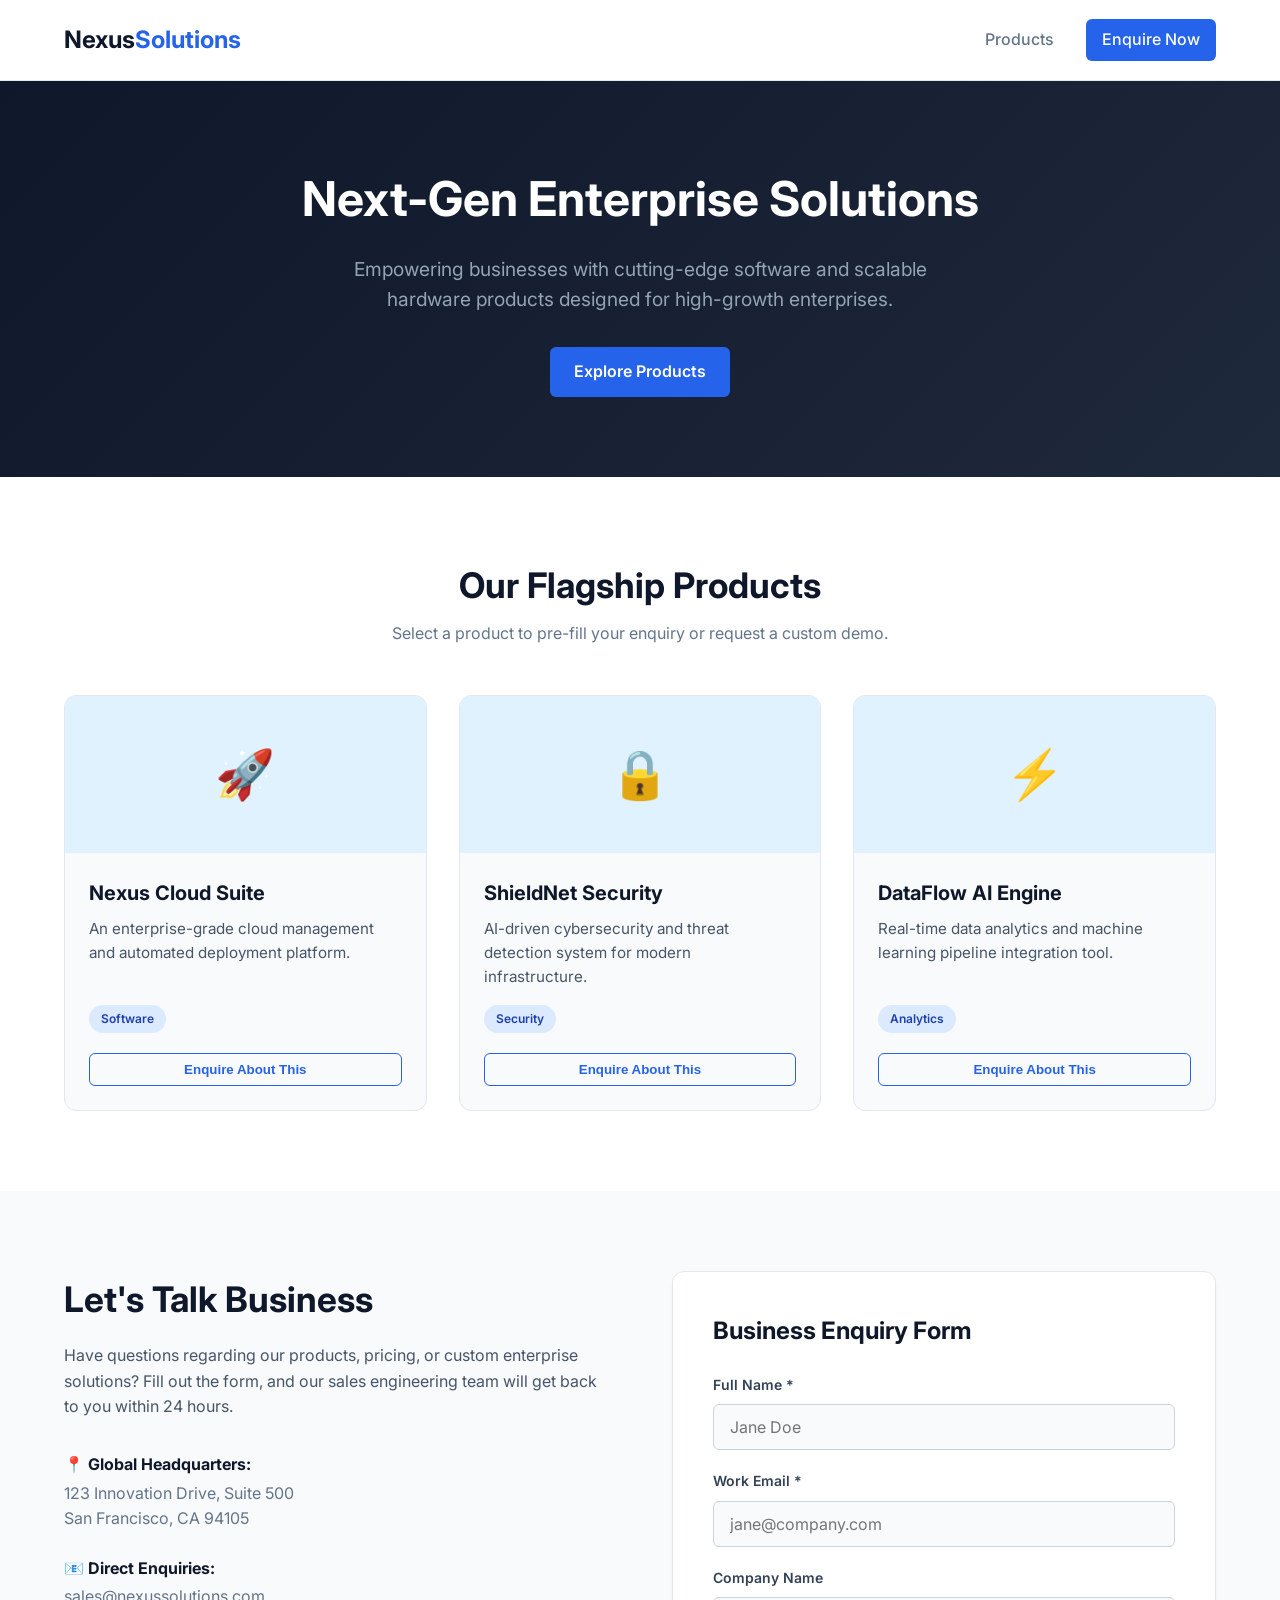
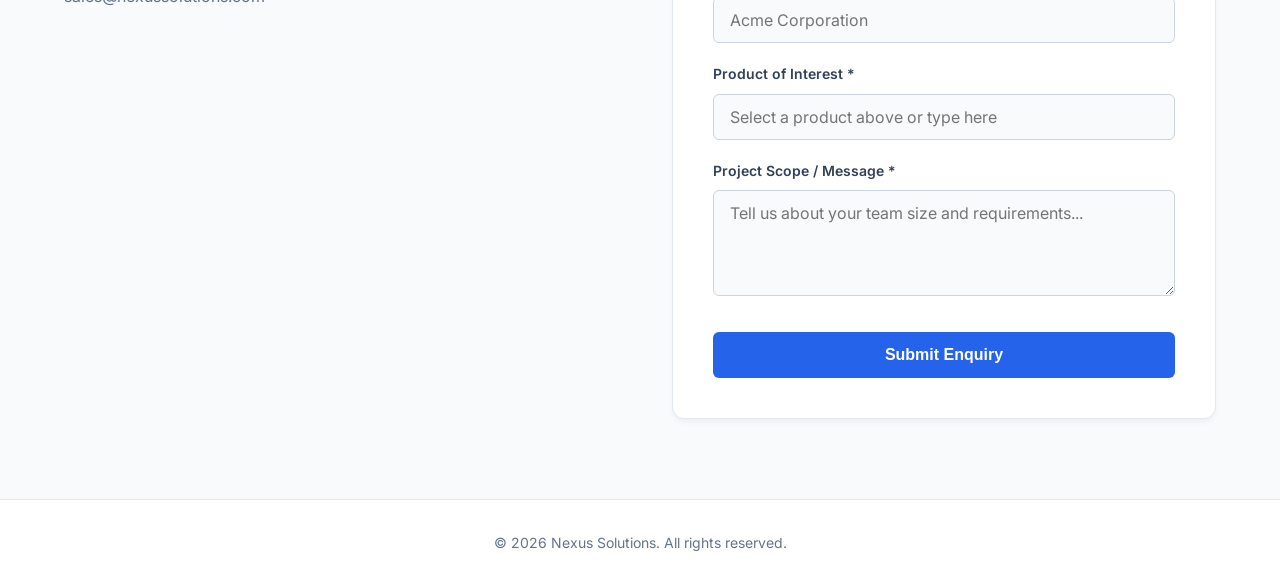
<file: index.html>
<!DOCTYPE html>
<html lang="en">
<head>
    <meta charset="UTF-8">
    <meta name="viewport" content="width=device-width, initial-scale=1.0">
    <title>Nexus Solutions | Enterprise Products & Enquiries</title>
    <link rel="stylesheet" href="style.css">
    <!-- Google Fonts -->
    <link href="https://fonts.googleapis.com/css2?family=Inter:wght@300;400;500;600;700&display=swap" rel="stylesheet">
</head>
<body>

    <!-- Header -->
    <header class="site-header">
        <div class="container header-flex">
            <h1 class="logo">Nexus<span>Solutions</span></h1>
            <nav class="nav-links">
                <a href="#products">Products</a>
                <a href="#enquiry" class="btn-nav">Enquire Now</a>
            </nav>
        </div>
    </header>

    <!-- Hero Section -->
    <section class="hero">
        <div class="container hero-content">
            <h2>Next-Gen Enterprise Solutions</h2>
            <p>Empowering businesses with cutting-edge software and scalable hardware products designed for high-growth enterprises.</p>
            <a href="#products" class="btn-primary">Explore Products</a>
        </div>
    </section>

    <!-- Products Showcase Section -->
    <section id="products" class="products-section">
        <div class="container">
            <div class="section-title">
                <h2>Our Flagship Products</h2>
                <p>Select a product to pre-fill your enquiry or request a custom demo.</p>
            </div>

            <div class="products-grid">
                <!-- Product 1 -->
                <div class="product-card">
                    <div class="product-image">🚀</div>
                    <div class="product-info">
                        <h3>Nexus Cloud Suite</h3>
                        <p class="product-desc">An enterprise-grade cloud management and automated deployment platform.</p>
                        <span class="badge">Software</span>
                        <button class="btn-select-product" onclick="selectProduct('Nexus Cloud Suite')">Enquire About This</button>
                    </div>
                </div>

                <!-- Product 2 -->
                <div class="product-card">
                    <div class="product-image">🔒</div>
                    <div class="product-info">
                        <h3>ShieldNet Security</h3>
                        <p class="product-desc">AI-driven cybersecurity and threat detection system for modern infrastructure.</p>
                        <span class="badge">Security</span>
                        <button class="btn-select-product" onclick="selectProduct('ShieldNet Security')">Enquire About This</button>
                    </div>
                </div>

                <!-- Product 3 -->
                <div class="product-card">
                    <div class="product-image">⚡</div>
                    <div class="product-info">
                        <h3>DataFlow AI Engine</h3>
                        <p class="product-desc">Real-time data analytics and machine learning pipeline integration tool.</p>
                        <span class="badge">Analytics</span>
                        <button class="btn-select-product" onclick="selectProduct('DataFlow AI Engine')">Enquire About This</button>
                    </div>
                </div>
            </div>
        </div>
    </section>

    <!-- Enquiry Section -->
    <section id="enquiry" class="enquiry-main">
        <div class="container enquiry-grid">
            
            <!-- Info Column -->
            <div class="enquiry-info">
                <h2>Let's Talk Business</h2>
                <p>Have questions regarding our products, pricing, or custom enterprise solutions? Fill out the form, and our sales engineering team will get back to you within 24 hours.</p>
                
                <div class="contact-details">
                    <div class="detail-item">
                        <strong>📍 Global Headquarters:</strong>
                        <p>123 Innovation Drive, Suite 500<br>San Francisco, CA 94105</p>
                    </div>
                    <div class="detail-item">
                        <strong>📧 Direct Enquiries:</strong>
                        <p>sales@nexussolutions.com</p>
                    </div>
                </div>
            </div>

            <!-- Form Column -->
            <div class="enquiry-form-wrapper">
                <form class="enquiry-form" action="#" method="POST">
                    <h3>Business Enquiry Form</h3>
                    
                    <div class="form-group">
                        <label for="fullname">Full Name *</label>
                        <input type="text" id="fullname" name="fullname" placeholder="Jane Doe" required>
                    </div>

                    <div class="form-group">
                        <label for="email">Work Email *</label>
                        <input type="email" id="email" name="email" placeholder="jane@company.com" required>
                    </div>

                    <div class="form-group">
                        <label for="company">Company Name</label>
                        <input type="text" id="company" name="company" placeholder="Acme Corporation">
                    </div>

                    <div class="form-group">
                        <label for="product-interest">Product of Interest *</label>
                        <input type="text" id="product-interest" name="product_interest" placeholder="Select a product above or type here" required>
                    </div>

                    <div class="form-group">
                        <label for="message">Project Scope / Message *</label>
                        <textarea id="message" name="message" rows="4" placeholder="Tell us about your team size and requirements..." required></textarea>
                    </div>

                    <button type="submit" class="btn-submit">Submit Enquiry</button>
                </form>
            </div>

        </div>
    </section>

    <!-- Footer -->
    <footer class="site-footer">
        <div class="container">
            <p>&copy; 2026 Nexus Solutions. All rights reserved.</p>
        </div>
    </footer>

    <!-- JavaScript to handle product selection auto-fill -->
    <script>
        function selectProduct(productName) {
            const productInput = document.getElementById('product-interest');
            productInput.value = productName;
            // Smooth scroll down to the enquiry form
            document.getElementById('enquiry').scrollIntoView({ behavior: 'smooth' });
            // Highlight input briefly
            productInput.style.borderColor = '#2563eb';
            setTimeout(() => {
                productInput.style.borderColor = '#cbd5e1';
            }, 1500);
        }
    </script>
</body>
</html>
</file>
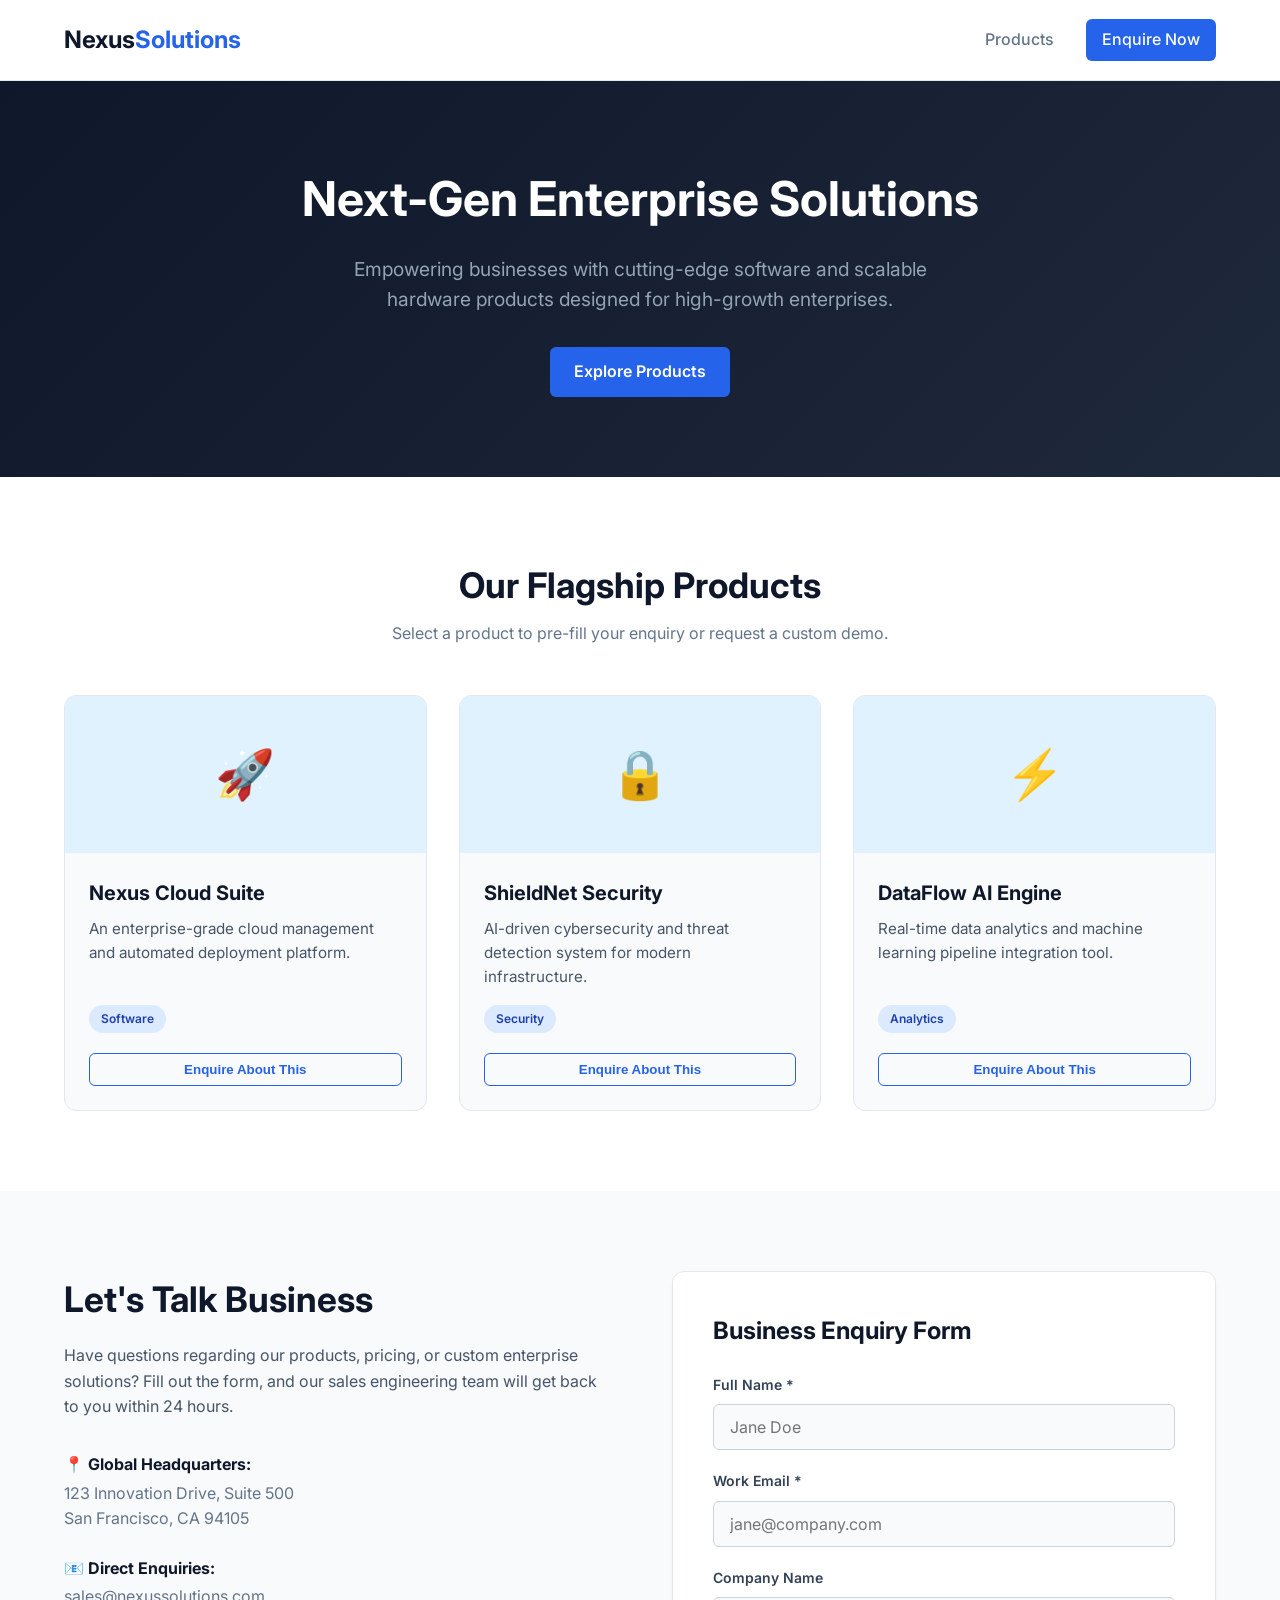
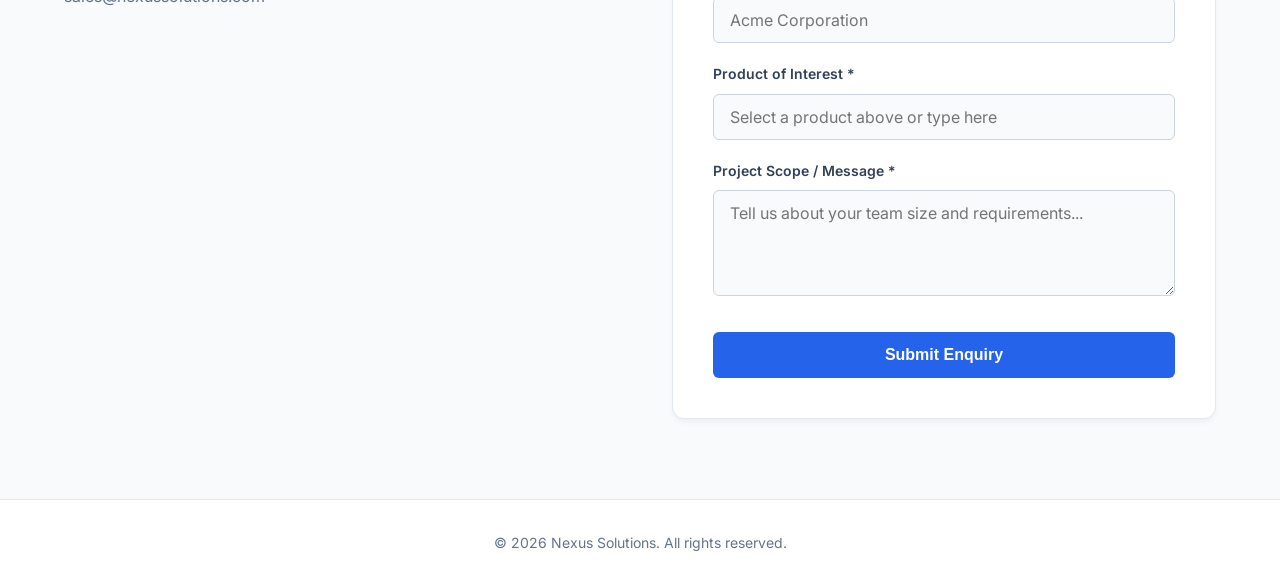
<file: indexgpw.html>
<!DOCTYPE html>
<html lang="en">
<head>
    <meta charset="UTF-8">
    <meta name="viewport" content="width=device-width, initial-scale=1.0">
    <title>Nexus Solutions | Enterprise Products & Enquiries</title>
    <link rel="stylesheet" href="style.css">
    <!-- Google Fonts -->
    <link href="https://fonts.googleapis.com/css2?family=Inter:wght@300;400;500;600;700&display=swap" rel="stylesheet">
</head>
<body>

    <!-- Header -->
    <header class="site-header">
        <div class="container header-flex">
            <h1 class="logo">Nexus<span>Solutions</span></h1>
            <nav class="nav-links">
                <a href="#products">Products</a>
                <a href="#enquiry" class="btn-nav">Enquire Now</a>
            </nav>
        </div>
    </header>

    <!-- Hero Section -->
    <section class="hero">
        <div class="container hero-content">
            <h2>Next-Gen Enterprise Solutions</h2>
            <p>Empowering businesses with cutting-edge software and scalable hardware products designed for high-growth enterprises.</p>
            <a href="#products" class="btn-primary">Explore Products</a>
        </div>
    </section>

    <!-- Products Showcase Section -->
    <section id="products" class="products-section">
        <div class="container">
            <div class="section-title">
                <h2>Our Flagship Products</h2>
                <p>Select a product to pre-fill your enquiry or request a custom demo.</p>
            </div>

            <div class="products-grid">
                <!-- Product 1 -->
                <div class="product-card">
                    <div class="product-image">🚀</div>
                    <div class="product-info">
                        <h3>Nexus Cloud Suite</h3>
                        <p class="product-desc">An enterprise-grade cloud management and automated deployment platform.</p>
                        <span class="badge">Software</span>
                        <button class="btn-select-product" onclick="selectProduct('Nexus Cloud Suite')">Enquire About This</button>
                    </div>
                </div>

                <!-- Product 2 -->
                <div class="product-card">
                    <div class="product-image">🔒</div>
                    <div class="product-info">
                        <h3>ShieldNet Security</h3>
                        <p class="product-desc">AI-driven cybersecurity and threat detection system for modern infrastructure.</p>
                        <span class="badge">Security</span>
                        <button class="btn-select-product" onclick="selectProduct('ShieldNet Security')">Enquire About This</button>
                    </div>
                </div>

                <!-- Product 3 -->
                <div class="product-card">
                    <div class="product-image">⚡</div>
                    <div class="product-info">
                        <h3>DataFlow AI Engine</h3>
                        <p class="product-desc">Real-time data analytics and machine learning pipeline integration tool.</p>
                        <span class="badge">Analytics</span>
                        <button class="btn-select-product" onclick="selectProduct('DataFlow AI Engine')">Enquire About This</button>
                    </div>
                </div>
            </div>
        </div>
    </section>

    <!-- Enquiry Section -->
    <section id="enquiry" class="enquiry-main">
        <div class="container enquiry-grid">
            
            <!-- Info Column -->
            <div class="enquiry-info">
                <h2>Let's Talk Business</h2>
                <p>Have questions regarding our products, pricing, or custom enterprise solutions? Fill out the form, and our sales engineering team will get back to you within 24 hours.</p>
                
                <div class="contact-details">
                    <div class="detail-item">
                        <strong>📍 Global Headquarters:</strong>
                        <p>123 Innovation Drive, Suite 500<br>San Francisco, CA 94105</p>
                    </div>
                    <div class="detail-item">
                        <strong>📧 Direct Enquiries:</strong>
                        <p>sales@nexussolutions.com</p>
                    </div>
                </div>
            </div>

            <!-- Form Column -->
            <div class="enquiry-form-wrapper">
                <form class="enquiry-form" action="#" method="POST">
                    <h3>Business Enquiry Form</h3>
                    
                    <div class="form-group">
                        <label for="fullname">Full Name *</label>
                        <input type="text" id="fullname" name="fullname" placeholder="Jane Doe" required>
                    </div>

                    <div class="form-group">
                        <label for="email">Work Email *</label>
                        <input type="email" id="email" name="email" placeholder="jane@company.com" required>
                    </div>

                    <div class="form-group">
                        <label for="company">Company Name</label>
                        <input type="text" id="company" name="company" placeholder="Acme Corporation">
                    </div>

                    <div class="form-group">
                        <label for="product-interest">Product of Interest *</label>
                        <input type="text" id="product-interest" name="product_interest" placeholder="Select a product above or type here" required>
                    </div>

                    <div class="form-group">
                        <label for="message">Project Scope / Message *</label>
                        <textarea id="message" name="message" rows="4" placeholder="Tell us about your team size and requirements..." required></textarea>
                    </div>

                    <button type="submit" class="btn-submit">Submit Enquiry</button>
                </form>
            </div>

        </div>
    </section>

    <!-- Footer -->
    <footer class="site-footer">
        <div class="container">
            <p>&copy; 2026 Nexus Solutions. All rights reserved.</p>
        </div>
    </footer>

    <!-- JavaScript to handle product selection auto-fill -->
    <script>
        function selectProduct(productName) {
            const productInput = document.getElementById('product-interest');
            productInput.value = productName;
            // Smooth scroll down to the enquiry form
            document.getElementById('enquiry').scrollIntoView({ behavior: 'smooth' });
            // Highlight input briefly
            productInput.style.borderColor = '#2563eb';
            setTimeout(() => {
                productInput.style.borderColor = '#cbd5e1';
            }, 1500);
        }
    </script>
</body>
</html>
</file>
<file: style.css>
/* Reset & Styling */
* {
    margin: 0;
    padding: 0;
    box-sizing: border-box;
}

body {
    font-family: 'Inter', sans-serif;
    background-color: #f8fafc;
    color: #1e293b;
    line-height: 1.6;
    scroll-behavior: smooth;
}

.container {
    width: 90%;
    max-width: 1200px;
    margin: 0 auto;
}

/* Header */
.site-header {
    background: #ffffff;
    border-bottom: 1px solid #e2e8f0;
    padding: 1.2rem 0;
    position: sticky;
    top: 0;
    z-index: 100;
}

.header-flex {
    display: flex;
    justify-content: space-between;
    align-items: center;
}

.logo {
    font-size: 1.5rem;
    font-weight: 700;
    color: #0f172a;
}

.logo span {
    color: #2563eb;
}

.nav-links {
    display: flex;
    align-items: center;
    gap: 2rem;
}

.nav-links a {
    text-decoration: none;
    color: #64748b;
    font-weight: 500;
    transition: color 0.2s;
}

.nav-links a:hover {
    color: #2563eb;
}

.btn-nav {
    background-color: #2563eb;
    color: white !important;
    padding: 0.5rem 1rem;
    border-radius: 6px;
    transition: background-color 0.2s;
}

.btn-nav:hover {
    background-color: #1d4ed8;
}

/* Hero Section */
.hero {
    background: linear-gradient(135deg, #0f172a 0%, #1e293b 100%);
    color: white;
    padding: 5rem 0;
    text-align: center;
}

.hero-content h2 {
    font-size: 3rem;
    font-weight: 700;
    margin-bottom: 1rem;
}

.hero-content p {
    font-size: 1.2rem;
    color: #94a3b8;
    max-width: 600px;
    margin: 0 auto 2rem auto;
}

.btn-primary {
    display: inline-block;
    background-color: #2563eb;
    color: white;
    padding: 0.75rem 1.5rem;
    border-radius: 6px;
    text-decoration: none;
    font-weight: 600;
    transition: background-color 0.2s;
}

.btn-primary:hover {
    background-color: #1d4ed8;
}

/* Products Section */
.products-section {
    padding: 5rem 0;
    background-color: #ffffff;
}

.section-title {
    text-align: center;
    margin-bottom: 3rem;
}

.section-title h2 {
    font-size: 2.2rem;
    color: #0f172a;
    margin-bottom: 0.5rem;
}

.section-title p {
    color: #64748b;
}

.products-grid {
    display: grid;
    grid-template-columns: repeat(auto-fit, minmax(320px, 1fr));
    gap: 2rem;
}

.product-card {
    background: #f8fafc;
    border: 1px solid #e2e8f0;
    border-radius: 12px;
    overflow: hidden;
    transition: transform 0.2s, box-shadow 0.2s;
    display: flex;
    flex-direction: column;
}

.product-card:hover {
    transform: translateY(-4px);
    box-shadow: 0 10px 15px -3px rgba(0, 0, 0, 0.05);
}

.product-image {
    background: #e0f2fe;
    font-size: 3rem;
    display: flex;
    align-items: center;
    justify-content: center;
    padding: 2.5rem 0;
}

.product-info {
    padding: 1.5rem;
    display: flex;
    flex-direction: column;
    flex-grow: 1;
}

.product-info h3 {
    font-size: 1.25rem;
    color: #0f172a;
    margin-bottom: 0.5rem;
}

.product-desc {
    color: #475569;
    font-size: 0.95rem;
    margin-bottom: 1rem;
    flex-grow: 1;
}

.badge {
    align-self: flex-start;
    background: #dbeafe;
    color: #1e40af;
    font-size: 0.75rem;
    font-weight: 600;
    padding: 0.25rem 0.75rem;
    border-radius: 999px;
    margin-bottom: 1.25rem;
}

.btn-select-product {
    background: transparent;
    color: #2563eb;
    border: 1px solid #2563eb;
    padding: 0.5rem;
    font-weight: 600;
    border-radius: 6px;
    cursor: pointer;
    transition: background 0.2s, color 0.2s;
}

.btn-select-product:hover {
    background: #2563eb;
    color: white;
}

/* Enquiry Section */
.enquiry-main {
    padding: 5rem 0;
}

.enquiry-grid {
    display: grid;
    grid-template-columns: 1fr 1fr;
    gap: 4rem;
    align-items: flex-start;
}

.enquiry-info h2 {
    font-size: 2.2rem;
    font-weight: 700;
    color: #0f172a;
    margin-bottom: 1rem;
}

.enquiry-info p {
    color: #475569;
    margin-bottom: 2rem;
}

.contact-details {
    display: flex;
    flex-direction: column;
    gap: 1.5rem;
}

.detail-item strong {
    color: #0f172a;
    display: block;
    margin-bottom: 0.2rem;
}

.detail-item p {
    color: #64748b;
    margin-bottom: 0;
}

/* Form Styles */
.enquiry-form-wrapper {
    background: #ffffff;
    padding: 2.5rem;
    border-radius: 12px;
    box-shadow: 0 4px 6px -1px rgba(0, 0, 0, 0.05);
    border: 1px solid #e2e8f0;
}

.enquiry-form h3 {
    font-size: 1.5rem;
    margin-bottom: 1.5rem;
    color: #0f172a;
}

.form-group {
    margin-bottom: 1.25rem;
}

.form-group label {
    display: block;
    font-size: 0.875rem;
    font-weight: 600;
    margin-bottom: 0.5rem;
    color: #334155;
}

.form-group input, 
.form-group textarea {
    width: 100%;
    padding: 0.75rem 1rem;
    border: 1px solid #cbd5e1;
    border-radius: 6px;
    font-size: 1rem;
    font-family: inherit;
    color: #1e293b;
    background-color: #f8fafc;
    transition: border-color 0.2s, background-color 0.2s;
}

.form-group input:focus, 
.form-group textarea:focus {
    outline: none;
    border-color: #2563eb;
    background-color: #ffffff;
}

.btn-submit {
    width: 100%;
    background-color: #2563eb;
    color: white;
    border: none;
    padding: 0.875rem;
    font-size: 1rem;
    font-weight: 600;
    border-radius: 6px;
    cursor: pointer;
    transition: background-color 0.2s;
    margin-top: 0.5rem;
}

.btn-submit:hover {
    background-color: #1d4ed8;
}

/* Footer */
.site-footer {
    text-align: center;
    padding: 2rem 0;
    border-top: 1px solid #e2e8f0;
    color: #64748b;
    font-size: 0.875rem;
    background: #ffffff;
}

/* Responsive */
@media (max-width: 768px) {
    .enquiry-grid {
        grid-template-columns: 1fr;
        gap: 2rem;
    }
    .hero-content h2 {
        font-size: 2.2rem;
    }
}
</file>
